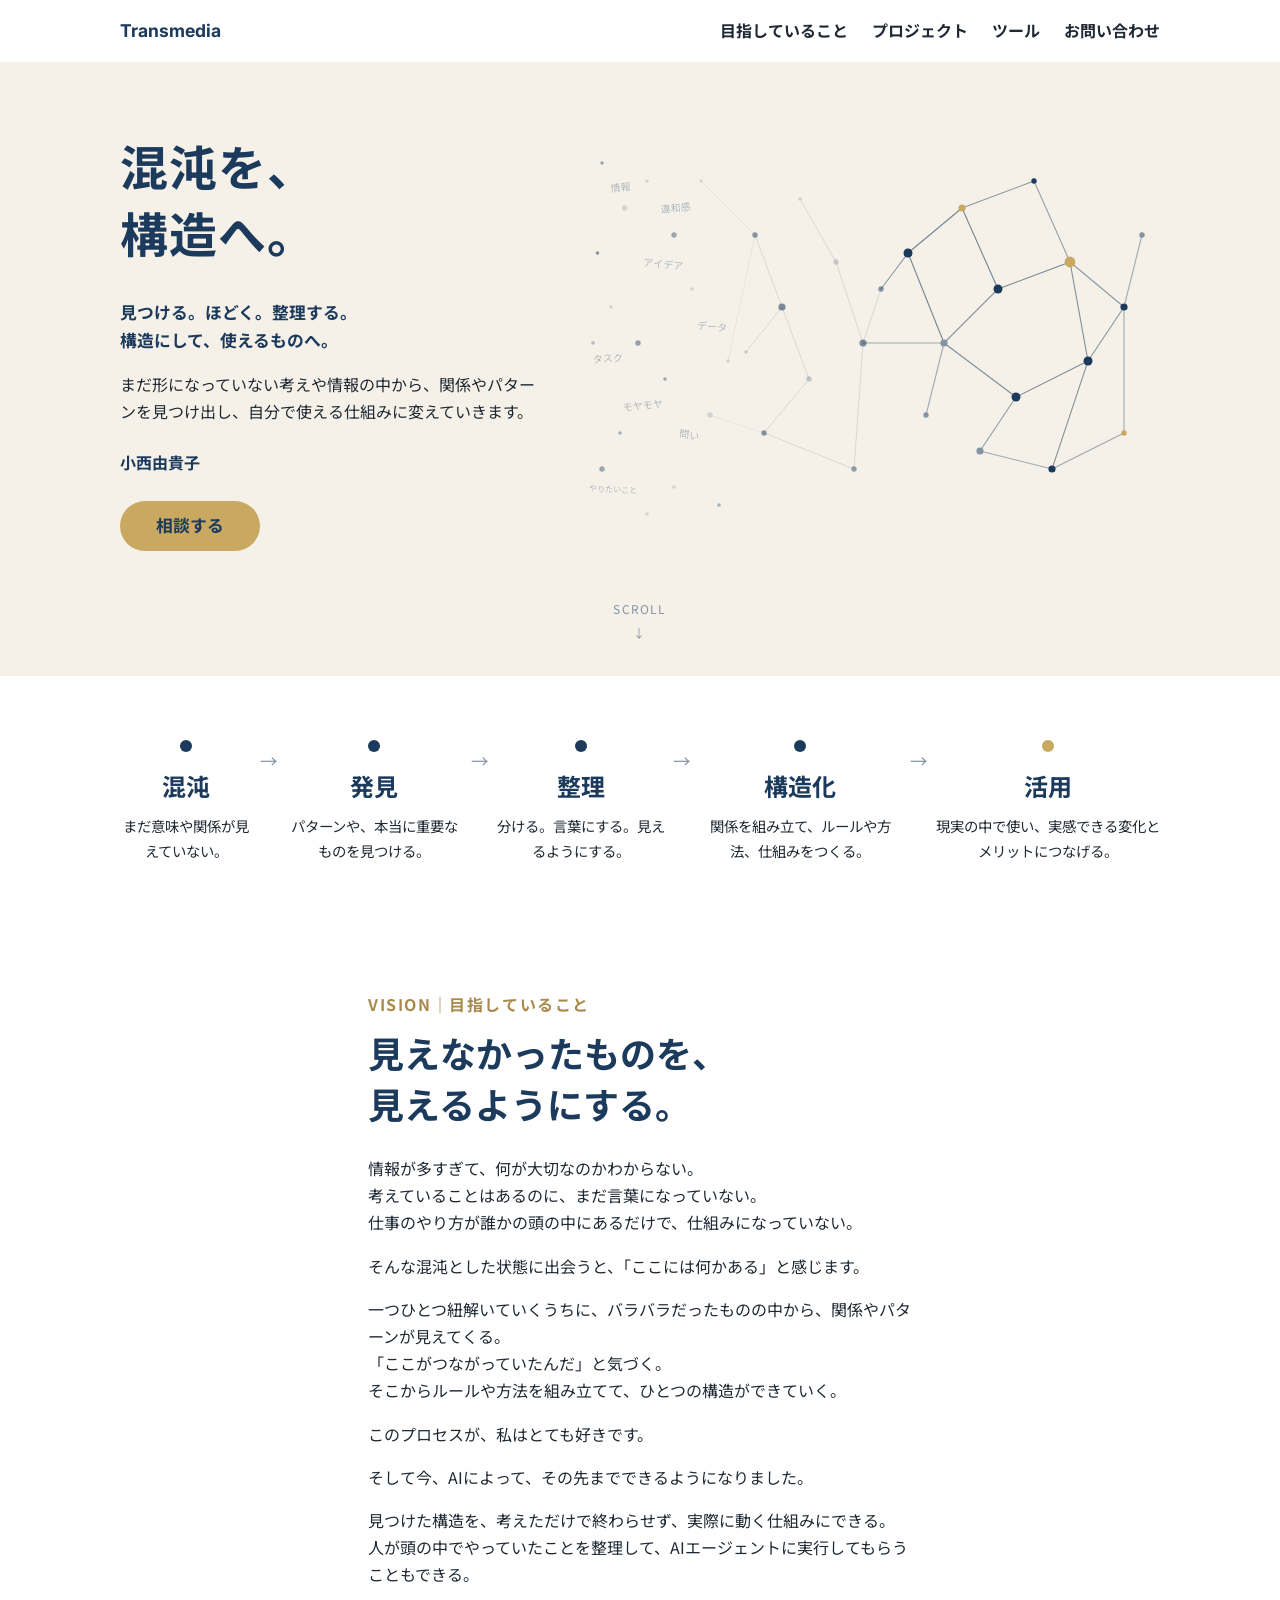
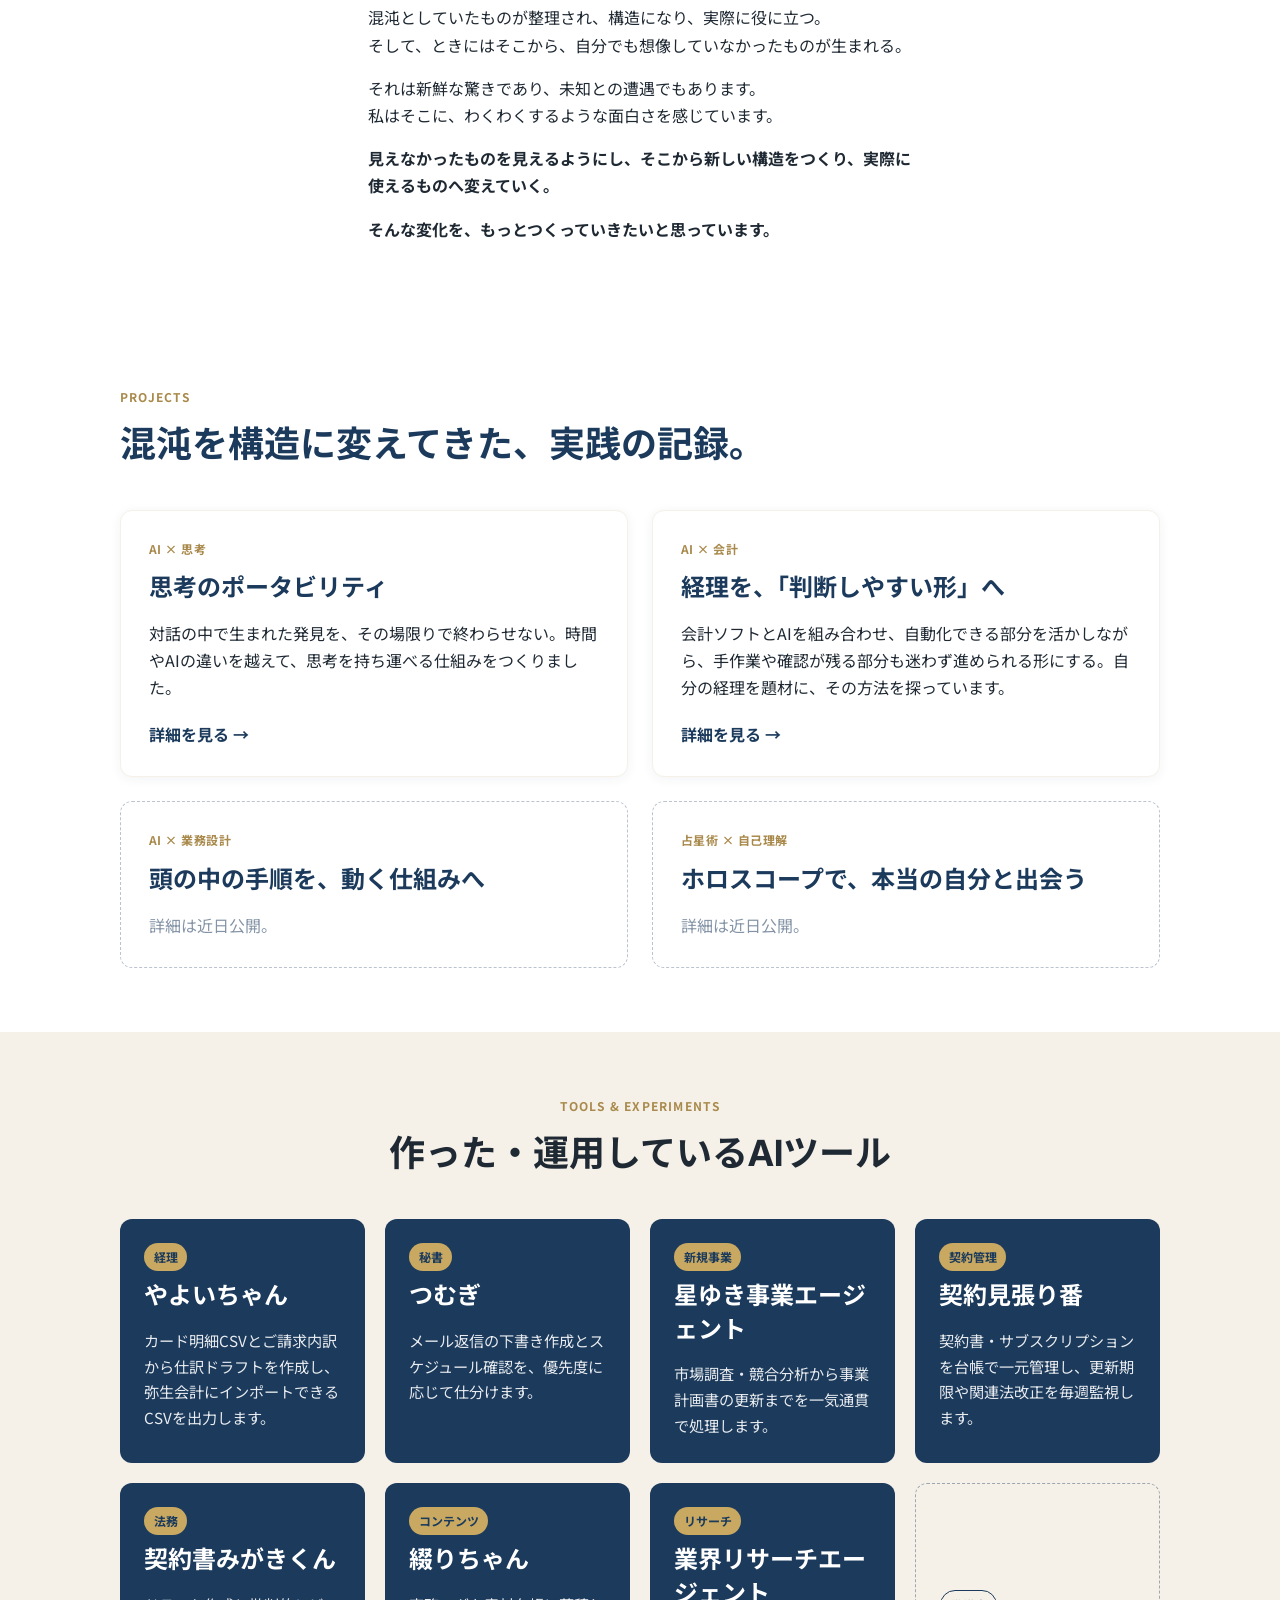
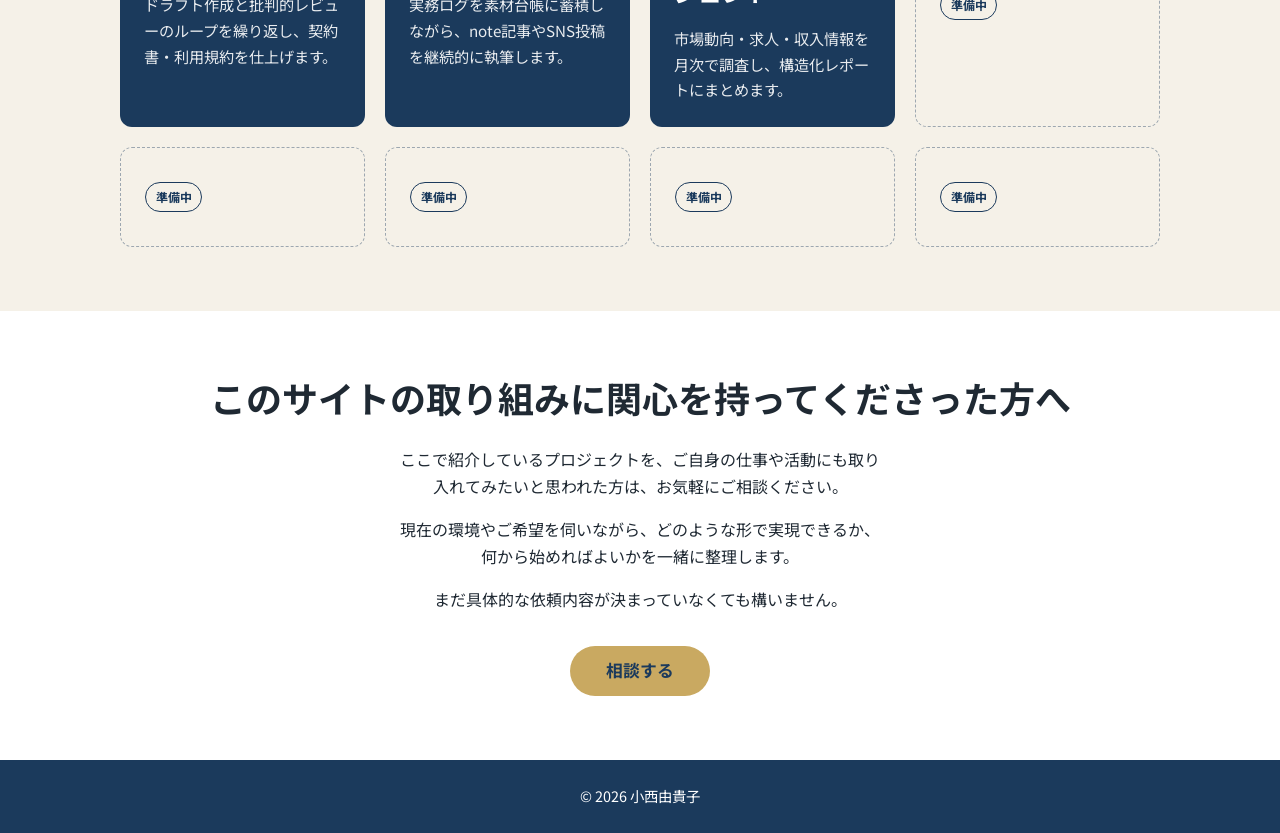
<file: index.html>
<!DOCTYPE html>
<html lang="ja">
<head>
  <meta charset="UTF-8" />
  <meta name="viewport" content="width=device-width, initial-scale=1.0" />
  <title>混沌を、構造へ。 | 小西由貴子</title>
  <meta name="description" content="まだ形になっていない考えや情報の中から、関係やパターンを見つけ出し、自分で使える仕組みに変えていきます。AI・会計・占星術など、複数の領域でその実践をしています。" />

  <!-- OGP（本番URL確定後に差し替え） -->
  <meta property="og:title" content="混沌を、構造へ。" />
  <meta property="og:description" content="まだ形になっていない考えや情報の中から、関係やパターンを見つけ出し、自分で使える仕組みに変えていきます。" />
  <meta property="og:type" content="website" />
  <meta name="twitter:card" content="summary_large_image" />

  <link rel="preconnect" href="https://fonts.googleapis.com" />
  <link rel="preconnect" href="https://fonts.gstatic.com" crossorigin />
  <link href="https://fonts.googleapis.com/css2?family=Inter:wght@700&family=Noto+Sans+JP:wght@400;700&display=swap" rel="stylesheet" />

  <link rel="stylesheet" href="styles.css" />
</head>
<body>
  <header class="site-header">
    <div class="container">
      <a href="#" class="logo">Transmedia</a>
      <nav>
        <a href="#vision">目指していること</a>
        <a href="#projects">プロジェクト</a>
        <a href="#tools">ツール</a>
        <a href="#contact">お問い合わせ</a>
      </nav>
    </div>
  </header>

  <main>
    <!-- Hero（ヒーロー）-->
    <section class="hero" aria-labelledby="hero-title">
      <div class="container hero-inner">
        <div class="hero-text">
          <h1 id="hero-title">混沌を、<br />構造へ。</h1>
          <p class="hero-lead">見つける。ほどく。整理する。<br />構造にして、使えるものへ。</p>
          <p class="sub">まだ形になっていない考えや情報の中から、関係やパターンを見つけ出し、自分で使える仕組みに変えていきます。</p>
          <p class="hero-name">小西由貴子</p>
          <a href="#contact" class="btn-primary btn-lg">相談する</a>
        </div>
        <div class="hero-visual" aria-hidden="true">
          <svg viewBox="0 0 640 480" xmlns="http://www.w3.org/2000/svg">
            <g stroke="var(--color-slate)" stroke-width="1" fill="none">
              <line x1="160" y1="260" x2="190" y2="120" opacity="0.15" />
              <line x1="140" y1="320" x2="200" y2="340" opacity="0.15" />
              <line x1="130" y1="60" x2="190" y2="120" opacity="0.15" />
              <line x1="190" y1="120" x2="220" y2="200" opacity="0.3" />
              <line x1="220" y1="200" x2="180" y2="250" opacity="0.3" />
              <line x1="220" y1="200" x2="250" y2="280" opacity="0.3" />
              <line x1="250" y1="280" x2="200" y2="340" opacity="0.3" />
              <line x1="280" y1="150" x2="240" y2="80" opacity="0.3" />
              <line x1="280" y1="150" x2="310" y2="240" opacity="0.3" />
              <line x1="310" y1="240" x2="330" y2="180" opacity="0.3" />
              <line x1="310" y1="240" x2="300" y2="380" opacity="0.3" />
              <line x1="200" y1="340" x2="300" y2="380" opacity="0.3" />
            </g>
            <g stroke="var(--color-navy)" stroke-width="1.2" fill="none">
              <line x1="330" y1="180" x2="360" y2="140" opacity="0.5" />
              <line x1="310" y1="240" x2="400" y2="240" opacity="0.4" />
              <line x1="360" y1="140" x2="420" y2="90" opacity="0.6" />
              <line x1="360" y1="140" x2="400" y2="240" opacity="0.6" />
              <line x1="420" y1="90" x2="460" y2="180" opacity="0.6" />
              <line x1="420" y1="90" x2="500" y2="60" opacity="0.5" />
              <line x1="460" y1="180" x2="540" y2="150" opacity="0.6" />
              <line x1="460" y1="180" x2="400" y2="240" opacity="0.5" />
              <line x1="400" y1="240" x2="480" y2="300" opacity="0.55" />
              <line x1="400" y1="240" x2="380" y2="320" opacity="0.4" />
              <line x1="480" y1="300" x2="560" y2="260" opacity="0.55" />
              <line x1="480" y1="300" x2="440" y2="360" opacity="0.45" />
              <line x1="540" y1="150" x2="560" y2="260" opacity="0.55" />
              <line x1="540" y1="150" x2="500" y2="60" opacity="0.45" />
              <line x1="540" y1="150" x2="600" y2="200" opacity="0.5" />
              <line x1="560" y1="260" x2="600" y2="200" opacity="0.5" />
              <line x1="560" y1="260" x2="520" y2="380" opacity="0.5" />
              <line x1="600" y1="200" x2="620" y2="120" opacity="0.4" />
              <line x1="520" y1="380" x2="440" y2="360" opacity="0.4" />
              <line x1="520" y1="380" x2="600" y2="340" opacity="0.4" />
              <line x1="600" y1="340" x2="600" y2="200" opacity="0.4" />
            </g>
            <g fill="var(--color-navy)">
              <circle cx="20" cy="40" r="2" opacity="0.4" />
              <circle cx="15" cy="140" r="2" opacity="0.5" />
              <circle cx="100" cy="120" r="3" opacity="0.4" />
              <circle cx="60" cy="240" r="3" opacity="0.45" />
              <circle cx="90" cy="280" r="2" opacity="0.4" />
              <circle cx="40" cy="340" r="2" opacity="0.35" />
              <circle cx="20" cy="380" r="3" opacity="0.4" />
              <circle cx="150" cy="420" r="2" opacity="0.35" />
              <circle cx="10" cy="240" r="2" opacity="0.3" />
            </g>
            <g fill="var(--color-slate)">
              <circle cx="45" cy="90" r="3" opacity="0.3" />
              <circle cx="70" cy="60" r="2" opacity="0.3" />
              <circle cx="30" cy="200" r="2" opacity="0.3" />
              <circle cx="120" cy="180" r="2" opacity="0.3" />
              <circle cx="140" cy="320" r="3" opacity="0.3" />
              <circle cx="160" cy="260" r="2" opacity="0.3" />
              <circle cx="100" cy="400" r="2" opacity="0.3" />
              <circle cx="70" cy="430" r="2" opacity="0.3" />
              <circle cx="130" cy="60" r="2" opacity="0.25" />
            </g>
            <g font-family="var(--font-body)" fill="var(--color-slate)" opacity="0.6">
              <text x="30" y="72" font-size="11" transform="rotate(-6 30 72)">情報</text>
              <text x="66" y="155" font-size="11" transform="rotate(4 66 155)">アイデア</text>
              <text x="10" y="262" font-size="11" transform="rotate(-3 10 262)">タスク</text>
              <text x="106" y="345" font-size="11" transform="rotate(6 106 345)">問い</text>
              <text x="43" y="315" font-size="11" transform="rotate(-4 43 315)">モヤモヤ</text>
              <text x="126" y="225" font-size="11" transform="rotate(3 126 225)">データ</text>
              <text x="86" y="95" font-size="11" transform="rotate(-5 86 95)">違和感</text>
              <text x="6" y="405" font-size="9" transform="rotate(2 6 405)">やりたいこと</text>
            </g>
            <g fill="var(--color-navy)">
              <circle cx="190" cy="120" r="3" opacity="0.5" />
              <circle cx="220" cy="200" r="4" opacity="0.55" />
              <circle cx="200" cy="340" r="3" opacity="0.5" />
              <circle cx="310" cy="240" r="4" opacity="0.55" />
              <circle cx="300" cy="380" r="3" opacity="0.45" />
              <circle cx="330" cy="180" r="3" opacity="0.5" />
            </g>
            <g fill="var(--color-slate)">
              <circle cx="250" cy="280" r="3" opacity="0.45" />
              <circle cx="280" cy="150" r="3" opacity="0.4" />
              <circle cx="240" cy="80" r="2" opacity="0.35" />
              <circle cx="180" cy="250" r="2" opacity="0.4" />
            </g>
            <g fill="var(--color-navy)">
              <circle cx="360" cy="140" r="5" />
              <circle cx="460" cy="180" r="5" />
              <circle cx="480" cy="300" r="5" />
              <circle cx="560" cy="260" r="5" />
              <circle cx="520" cy="380" r="4" />
              <circle cx="600" cy="200" r="4" />
              <circle cx="500" cy="60" r="3" />
            </g>
            <g fill="var(--color-slate)">
              <circle cx="400" cy="240" r="4" />
              <circle cx="440" cy="360" r="4" />
              <circle cx="380" cy="320" r="3" />
              <circle cx="620" cy="120" r="3" />
            </g>
            <g fill="var(--color-gold)">
              <circle cx="420" cy="90" r="4" />
              <circle cx="540" cy="150" r="6" />
              <circle cx="600" cy="340" r="3" />
            </g>
          </svg>
        </div>
      </div>
      <a href="#concept" class="hero-scroll">
        <span>Scroll</span>
        <span aria-hidden="true">↓</span>
      </a>
    </section>

    <!-- コンセプト -->
    <section id="concept" class="concept">
      <div class="container">
        <div class="concept-flow">
          <div class="concept-step">
            <span class="concept-dot" aria-hidden="true"></span>
            <h3>混沌</h3>
            <p>まだ意味や関係が見えていない。</p>
          </div>
          <span class="concept-arrow" aria-hidden="true">→</span>
          <div class="concept-step">
            <span class="concept-dot" aria-hidden="true"></span>
            <h3>発見</h3>
            <p>パターンや、本当に重要なものを見つける。</p>
          </div>
          <span class="concept-arrow" aria-hidden="true">→</span>
          <div class="concept-step">
            <span class="concept-dot" aria-hidden="true"></span>
            <h3>整理</h3>
            <p>分ける。言葉にする。見えるようにする。</p>
          </div>
          <span class="concept-arrow" aria-hidden="true">→</span>
          <div class="concept-step">
            <span class="concept-dot" aria-hidden="true"></span>
            <h3>構造化</h3>
            <p>関係を組み立て、ルールや方法、仕組みをつくる。</p>
          </div>
          <span class="concept-arrow" aria-hidden="true">→</span>
          <div class="concept-step">
            <span class="concept-dot" aria-hidden="true"></span>
            <h3>活用</h3>
            <p>現実の中で使い、実感できる変化とメリットにつなげる。</p>
          </div>
        </div>
      </div>
    </section>

    <!-- 目指していること -->
    <section id="vision" class="vision">
      <div class="container">
        <div class="vision-inner">
          <p class="section-eyebrow">VISION｜目指していること</p>
          <h2>見えなかったものを、<br />見えるようにする。</h2>
          <p>情報が多すぎて、何が大切なのかわからない。<br />考えていることはあるのに、まだ言葉になっていない。<br />仕事のやり方が誰かの頭の中にあるだけで、仕組みになっていない。</p>
          <p>そんな混沌とした状態に出会うと、「ここには何かある」と感じます。</p>
          <p>一つひとつ紐解いていくうちに、バラバラだったものの中から、関係やパターンが見えてくる。<br />「ここがつながっていたんだ」と気づく。<br />そこからルールや方法を組み立てて、ひとつの構造ができていく。</p>
          <p>このプロセスが、私はとても好きです。</p>
          <p>そして今、AIによって、その先までできるようになりました。</p>
          <p>見つけた構造を、考えただけで終わらせず、実際に動く仕組みにできる。<br />人が頭の中でやっていたことを整理して、AIエージェントに実行してもらうこともできる。</p>
          <p>混沌としていたものが整理され、構造になり、実際に役に立つ。<br />そして、ときにはそこから、自分でも想像していなかったものが生まれる。</p>
          <p>それは新鮮な驚きであり、未知との遭遇でもあります。<br />私はそこに、わくわくするような面白さを感じています。</p>
          <p><strong>見えなかったものを見えるようにし、そこから新しい構造をつくり、実際に使えるものへ変えていく。</strong></p>
          <p><strong>そんな変化を、もっとつくっていきたいと思っています。</strong></p>
        </div>
      </div>
    </section>

    <!-- プロジェクト -->
    <section id="projects" class="projects">
      <div class="container">
        <p class="section-eyebrow">PROJECTS</p>
        <h2>混沌を構造に変えてきた、実践の記録。</h2>
        <div class="project-grid">
          <article class="project-card">
            <span class="project-tag">AI × 思考</span>
            <h3>思考のポータビリティ</h3>
            <p>対話の中で生まれた発見を、その場限りで終わらせない。時間やAIの違いを越えて、思考を持ち運べる仕組みをつくりました。</p>
            <a href="project-01.html" class="project-link">詳細を見る <span aria-hidden="true">→</span></a>
          </article>
          <article class="project-card">
            <span class="project-tag">AI × 会計</span>
            <h3>経理を、「判断しやすい形」へ</h3>
            <p>会計ソフトとAIを組み合わせ、自動化できる部分を活かしながら、手作業や確認が残る部分も迷わず進められる形にする。自分の経理を題材に、その方法を探っています。</p>
            <a href="project-02.html" class="project-link">詳細を見る <span aria-hidden="true">→</span></a>
          </article>
          <article class="project-card project-card--pending">
            <span class="project-tag">AI × 業務設計</span>
            <h3>頭の中の手順を、動く仕組みへ</h3>
            <p>詳細は近日公開。</p>
          </article>
          <article class="project-card project-card--pending">
            <span class="project-tag">占星術 × 自己理解</span>
            <h3>ホロスコープで、本当の自分と出会う</h3>
            <p>詳細は近日公開。</p>
          </article>
        </div>
      </div>
    </section>

    <!-- ツール -->
    <section id="tools" class="works">
      <div class="container">
        <p class="section-eyebrow">TOOLS &amp; EXPERIMENTS</p>
        <h2>作った・運用しているAIツール</h2>
        <div class="works-grid">
          <article class="work-card">
            <span class="work-tag">経理</span>
            <h3>やよいちゃん</h3>
            <p>カード明細CSVとご請求内訳から仕訳ドラフトを作成し、弥生会計にインポートできるCSVを出力します。</p>
          </article>
          <article class="work-card">
            <span class="work-tag">秘書</span>
            <h3>つむぎ</h3>
            <p>メール返信の下書き作成とスケジュール確認を、優先度に応じて仕分けます。</p>
          </article>
          <article class="work-card">
            <span class="work-tag">新規事業</span>
            <h3>星ゆき事業エージェント</h3>
            <p>市場調査・競合分析から事業計画書の更新までを一気通貫で処理します。</p>
          </article>
          <article class="work-card">
            <span class="work-tag">契約管理</span>
            <h3>契約見張り番</h3>
            <p>契約書・サブスクリプションを台帳で一元管理し、更新期限や関連法改正を毎週監視します。</p>
          </article>
          <article class="work-card">
            <span class="work-tag">法務</span>
            <h3>契約書みがきくん</h3>
            <p>ドラフト作成と批判的レビューのループを繰り返し、契約書・利用規約を仕上げます。</p>
          </article>
          <article class="work-card">
            <span class="work-tag">コンテンツ</span>
            <h3>綴りちゃん</h3>
            <p>実務ログを素材台帳に蓄積しながら、note記事やSNS投稿を継続的に執筆します。</p>
          </article>
          <article class="work-card">
            <span class="work-tag">リサーチ</span>
            <h3>業界リサーチエージェント</h3>
            <p>市場動向・求人・収入情報を月次で調査し、構造化レポートにまとめます。</p>
          </article>
          <article class="work-card work-card--pending">
            <span class="work-tag">準備中</span>
          </article>
          <article class="work-card work-card--pending">
            <span class="work-tag">準備中</span>
          </article>
          <article class="work-card work-card--pending">
            <span class="work-tag">準備中</span>
          </article>
          <article class="work-card work-card--pending">
            <span class="work-tag">準備中</span>
          </article>
          <article class="work-card work-card--pending">
            <span class="work-tag">準備中</span>
          </article>
        </div>
      </div>
    </section>

    <!-- 連絡先 -->
    <section id="contact" class="contact">
      <div class="container">
        <h2>このサイトの取り組みに関心を持ってくださった方へ</h2>
        <p>ここで紹介しているプロジェクトを、ご自身の仕事や活動にも取り入れてみたいと思われた方は、お気軽にご相談ください。</p>
        <p>現在の環境やご希望を伺いながら、どのような形で実現できるか、何から始めればよいかを一緒に整理します。</p>
        <p>まだ具体的な依頼内容が決まっていなくても構いません。</p>
        <a href="#" class="btn-primary btn-lg">相談する</a>
      </div>
    </section>
  </main>

  <footer class="site-footer">
    <div class="container">
      <p>© 2026 小西由貴子</p>
    </div>
  </footer>
</body>
</html>
</file>
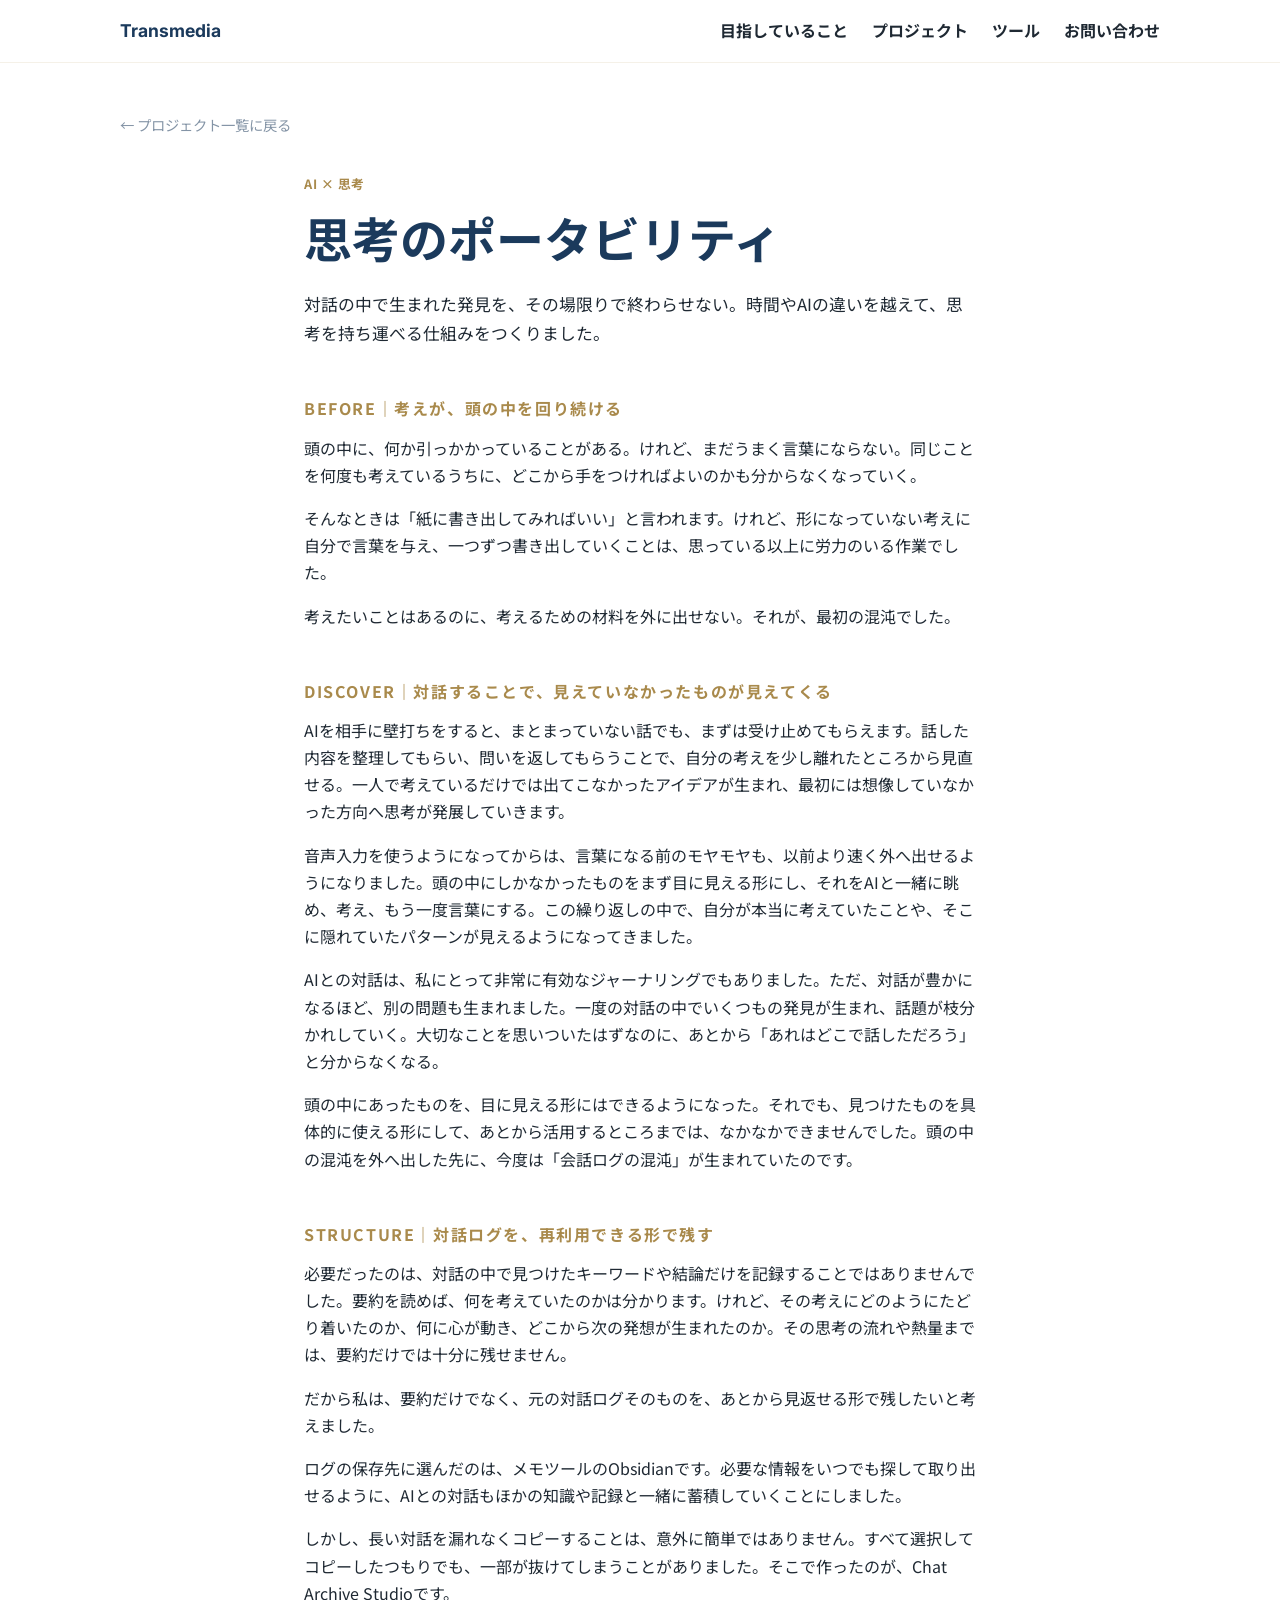
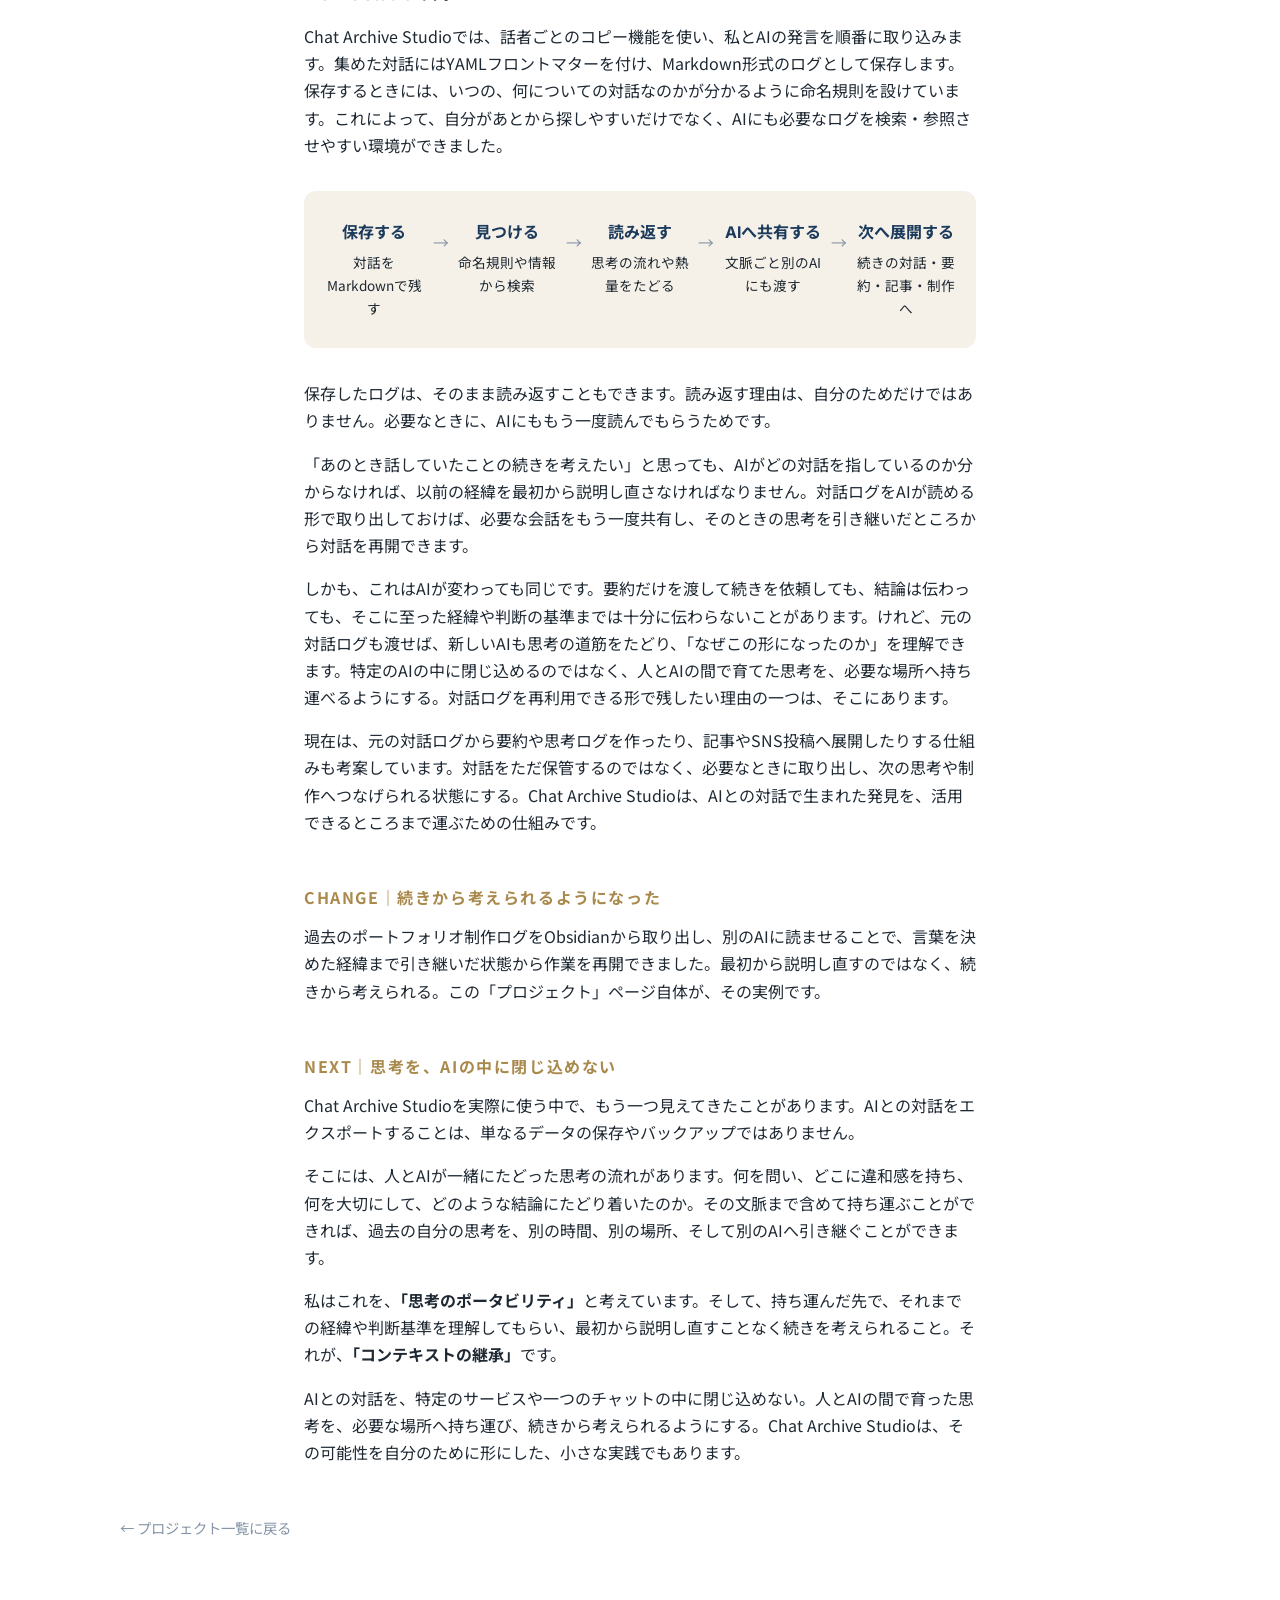
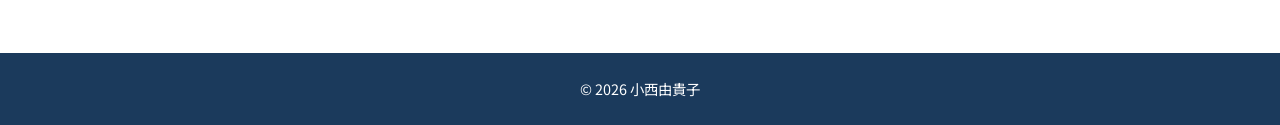
<file: project-01.html>
<!DOCTYPE html>
<html lang="ja">
<head>
  <meta charset="UTF-8" />
  <meta name="viewport" content="width=device-width, initial-scale=1.0" />
  <title>思考のポータビリティ | 小西由貴子</title>
  <meta name="description" content="AIとの対話で生まれた発見を、その場限りで終わらせない。Chat Archive Studioで対話ログを再利用できる形に変え、思考を時間やAIの違いを越えて持ち運べるようにした実践の記録。" />

  <meta property="og:title" content="思考のポータビリティ | 小西由貴子" />
  <meta property="og:description" content="AIとの対話で生まれた発見を、その場限りで終わらせない。思考を時間やAIの違いを越えて持ち運べるようにした実践の記録。" />
  <meta property="og:type" content="article" />
  <meta name="twitter:card" content="summary_large_image" />

  <link rel="preconnect" href="https://fonts.googleapis.com" />
  <link rel="preconnect" href="https://fonts.gstatic.com" crossorigin />
  <link href="https://fonts.googleapis.com/css2?family=Inter:wght@700&family=Noto+Sans+JP:wght@400;700&display=swap" rel="stylesheet" />

  <link rel="stylesheet" href="styles.css" />
</head>
<body>
  <header class="site-header">
    <div class="container">
      <a href="index.html" class="logo">Transmedia</a>
      <nav>
        <a href="index.html#vision">目指していること</a>
        <a href="index.html#projects">プロジェクト</a>
        <a href="index.html#tools">ツール</a>
        <a href="index.html#contact">お問い合わせ</a>
      </nav>
    </div>
  </header>

  <main>
    <section class="project-detail">
      <div class="container">
        <a href="index.html#projects" class="back-link">← プロジェクト一覧に戻る</a>

        <div class="project-detail-header">
          <span class="project-tag">AI × 思考</span>
          <h1>思考のポータビリティ</h1>
          <p class="lead">対話の中で生まれた発見を、その場限りで終わらせない。時間やAIの違いを越えて、思考を持ち運べる仕組みをつくりました。</p>
        </div>

        <div class="project-detail-body">

          <section>
            <p class="section-eyebrow">BEFORE｜考えが、頭の中を回り続ける</p>
            <p>頭の中に、何か引っかかっていることがある。けれど、まだうまく言葉にならない。同じことを何度も考えているうちに、どこから手をつければよいのかも分からなくなっていく。</p>
            <p>そんなときは「紙に書き出してみればいい」と言われます。けれど、形になっていない考えに自分で言葉を与え、一つずつ書き出していくことは、思っている以上に労力のいる作業でした。</p>
            <p>考えたいことはあるのに、考えるための材料を外に出せない。それが、最初の混沌でした。</p>
          </section>

          <section>
            <p class="section-eyebrow">DISCOVER｜対話することで、見えていなかったものが見えてくる</p>
            <p>AIを相手に壁打ちをすると、まとまっていない話でも、まずは受け止めてもらえます。話した内容を整理してもらい、問いを返してもらうことで、自分の考えを少し離れたところから見直せる。一人で考えているだけでは出てこなかったアイデアが生まれ、最初には想像していなかった方向へ思考が発展していきます。</p>
            <p>音声入力を使うようになってからは、言葉になる前のモヤモヤも、以前より速く外へ出せるようになりました。頭の中にしかなかったものをまず目に見える形にし、それをAIと一緒に眺め、考え、もう一度言葉にする。この繰り返しの中で、自分が本当に考えていたことや、そこに隠れていたパターンが見えるようになってきました。</p>
            <p>AIとの対話は、私にとって非常に有効なジャーナリングでもありました。ただ、対話が豊かになるほど、別の問題も生まれました。一度の対話の中でいくつもの発見が生まれ、話題が枝分かれしていく。大切なことを思いついたはずなのに、あとから「あれはどこで話しただろう」と分からなくなる。</p>
            <p>頭の中にあったものを、目に見える形にはできるようになった。それでも、見つけたものを具体的に使える形にして、あとから活用するところまでは、なかなかできませんでした。頭の中の混沌を外へ出した先に、今度は「会話ログの混沌」が生まれていたのです。</p>
          </section>

          <section>
            <p class="section-eyebrow">STRUCTURE｜対話ログを、再利用できる形で残す</p>
            <p>必要だったのは、対話の中で見つけたキーワードや結論だけを記録することではありませんでした。要約を読めば、何を考えていたのかは分かります。けれど、その考えにどのようにたどり着いたのか、何に心が動き、どこから次の発想が生まれたのか。その思考の流れや熱量までは、要約だけでは十分に残せません。</p>
            <p>だから私は、要約だけでなく、元の対話ログそのものを、あとから見返せる形で残したいと考えました。</p>
            <p>ログの保存先に選んだのは、メモツールのObsidianです。必要な情報をいつでも探して取り出せるように、AIとの対話もほかの知識や記録と一緒に蓄積していくことにしました。</p>
            <p>しかし、長い対話を漏れなくコピーすることは、意外に簡単ではありません。すべて選択してコピーしたつもりでも、一部が抜けてしまうことがありました。そこで作ったのが、Chat Archive Studioです。</p>
            <p>Chat Archive Studioでは、話者ごとのコピー機能を使い、私とAIの発言を順番に取り込みます。集めた対話にはYAMLフロントマターを付け、Markdown形式のログとして保存します。保存するときには、いつの、何についての対話なのかが分かるように命名規則を設けています。これによって、自分があとから探しやすいだけでなく、AIにも必要なログを検索・参照させやすい環境ができました。</p>

            <div class="flow-grid" aria-label="対話ログの活用フロー">
              <div class="flow-step">
                <h4>保存する</h4>
                <p>対話をMarkdownで残す</p>
              </div>
              <span class="flow-arrow" aria-hidden="true">→</span>
              <div class="flow-step">
                <h4>見つける</h4>
                <p>命名規則や情報から検索</p>
              </div>
              <span class="flow-arrow" aria-hidden="true">→</span>
              <div class="flow-step">
                <h4>読み返す</h4>
                <p>思考の流れや熱量をたどる</p>
              </div>
              <span class="flow-arrow" aria-hidden="true">→</span>
              <div class="flow-step">
                <h4>AIへ共有する</h4>
                <p>文脈ごと別のAIにも渡す</p>
              </div>
              <span class="flow-arrow" aria-hidden="true">→</span>
              <div class="flow-step">
                <h4>次へ展開する</h4>
                <p>続きの対話・要約・記事・制作へ</p>
              </div>
            </div>

            <p>保存したログは、そのまま読み返すこともできます。読み返す理由は、自分のためだけではありません。必要なときに、AIにももう一度読んでもらうためです。</p>
            <p>「あのとき話していたことの続きを考えたい」と思っても、AIがどの対話を指しているのか分からなければ、以前の経緯を最初から説明し直さなければなりません。対話ログをAIが読める形で取り出しておけば、必要な会話をもう一度共有し、そのときの思考を引き継いだところから対話を再開できます。</p>
            <p>しかも、これはAIが変わっても同じです。要約だけを渡して続きを依頼しても、結論は伝わっても、そこに至った経緯や判断の基準までは十分に伝わらないことがあります。けれど、元の対話ログも渡せば、新しいAIも思考の道筋をたどり、「なぜこの形になったのか」を理解できます。特定のAIの中に閉じ込めるのではなく、人とAIの間で育てた思考を、必要な場所へ持ち運べるようにする。対話ログを再利用できる形で残したい理由の一つは、そこにあります。</p>
            <p>現在は、元の対話ログから要約や思考ログを作ったり、記事やSNS投稿へ展開したりする仕組みも考案しています。対話をただ保管するのではなく、必要なときに取り出し、次の思考や制作へつなげられる状態にする。Chat Archive Studioは、AIとの対話で生まれた発見を、活用できるところまで運ぶための仕組みです。</p>
          </section>

          <section>
            <p class="section-eyebrow">CHANGE｜続きから考えられるようになった</p>
            <p>過去のポートフォリオ制作ログをObsidianから取り出し、別のAIに読ませることで、言葉を決めた経緯まで引き継いだ状態から作業を再開できました。最初から説明し直すのではなく、続きから考えられる。この「プロジェクト」ページ自体が、その実例です。</p>
          </section>

          <section>
            <p class="section-eyebrow">NEXT｜思考を、AIの中に閉じ込めない</p>
            <p>Chat Archive Studioを実際に使う中で、もう一つ見えてきたことがあります。AIとの対話をエクスポートすることは、単なるデータの保存やバックアップではありません。</p>
            <p>そこには、人とAIが一緒にたどった思考の流れがあります。何を問い、どこに違和感を持ち、何を大切にして、どのような結論にたどり着いたのか。その文脈まで含めて持ち運ぶことができれば、過去の自分の思考を、別の時間、別の場所、そして別のAIへ引き継ぐことができます。</p>
            <p>私はこれを、<strong>「思考のポータビリティ」</strong>と考えています。そして、持ち運んだ先で、それまでの経緯や判断基準を理解してもらい、最初から説明し直すことなく続きを考えられること。それが、<strong>「コンテキストの継承」</strong>です。</p>
            <p>AIとの対話を、特定のサービスや一つのチャットの中に閉じ込めない。人とAIの間で育った思考を、必要な場所へ持ち運び、続きから考えられるようにする。Chat Archive Studioは、その可能性を自分のために形にした、小さな実践でもあります。</p>
          </section>

        </div>

        <a href="index.html#projects" class="back-link">← プロジェクト一覧に戻る</a>
      </div>
    </section>
  </main>

  <footer class="site-footer">
    <div class="container">
      <p>© 2026 小西由貴子</p>
    </div>
  </footer>
</body>
</html>
</file>
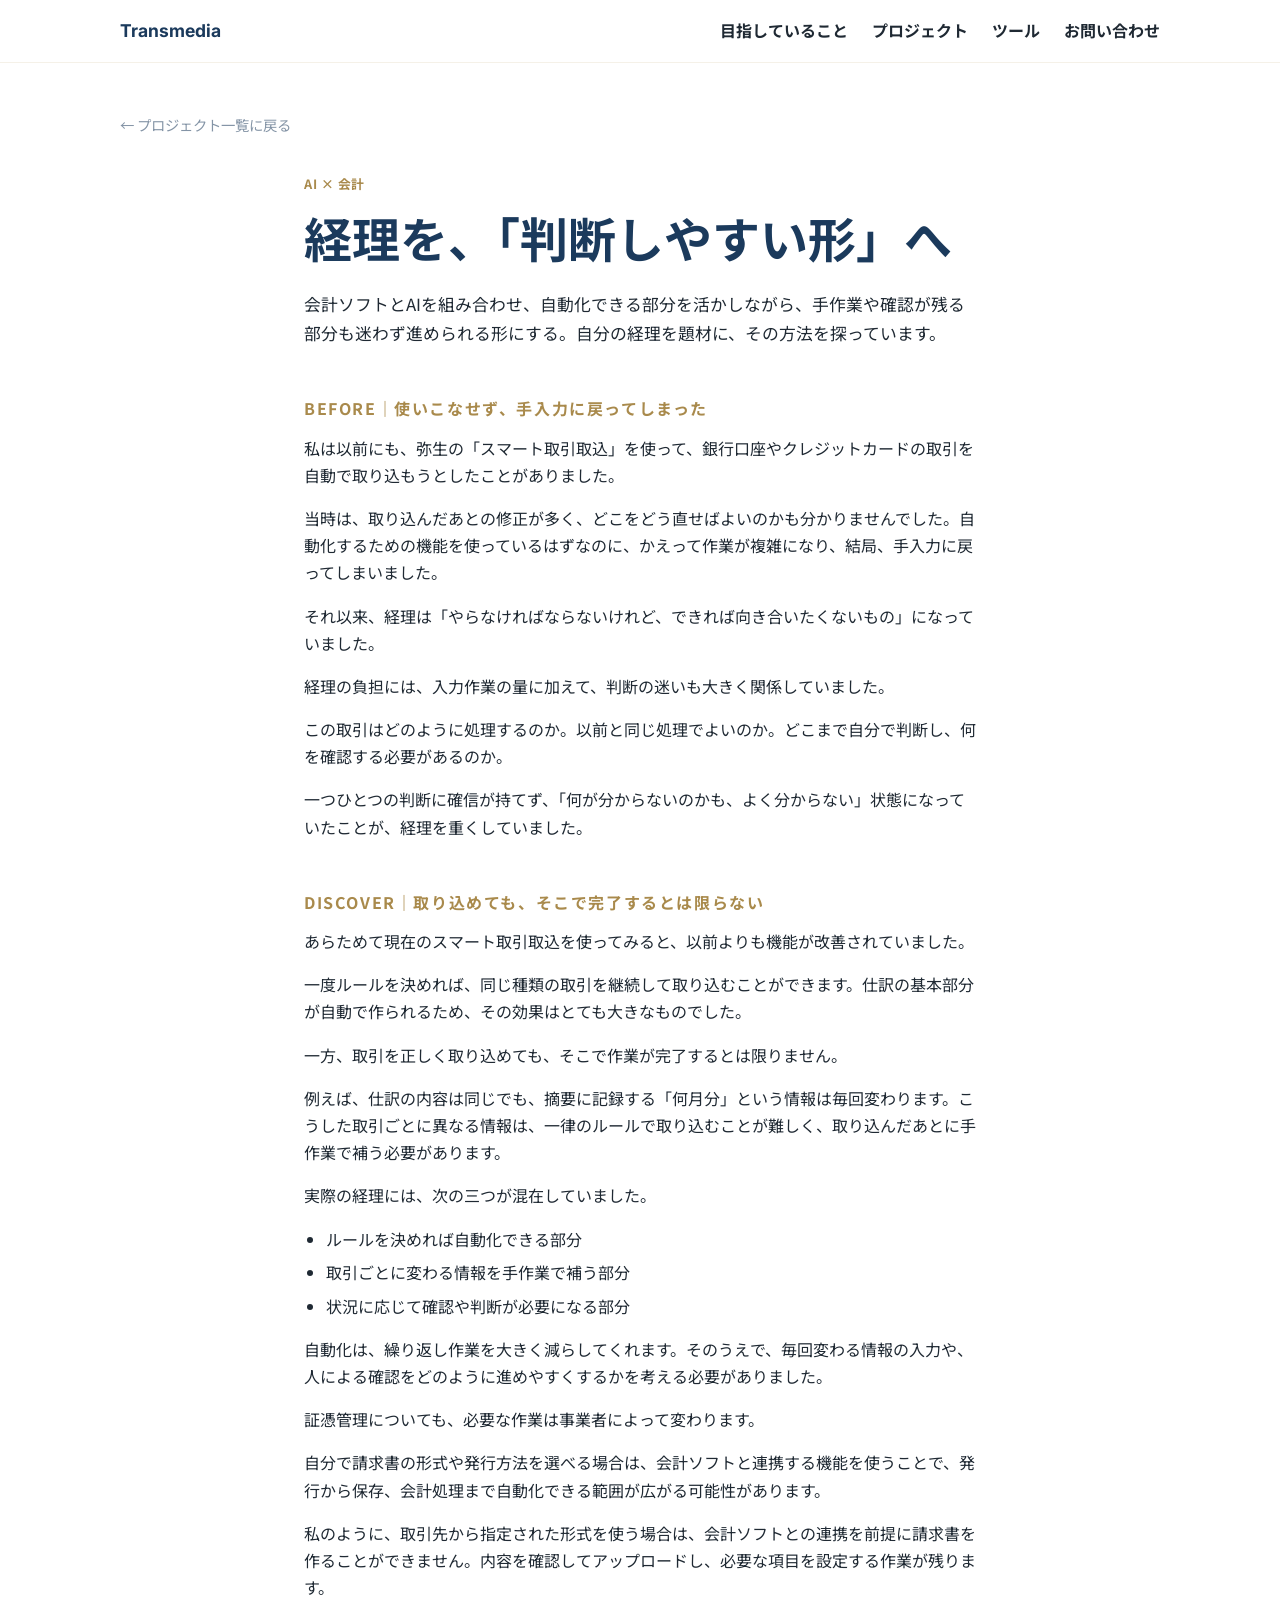
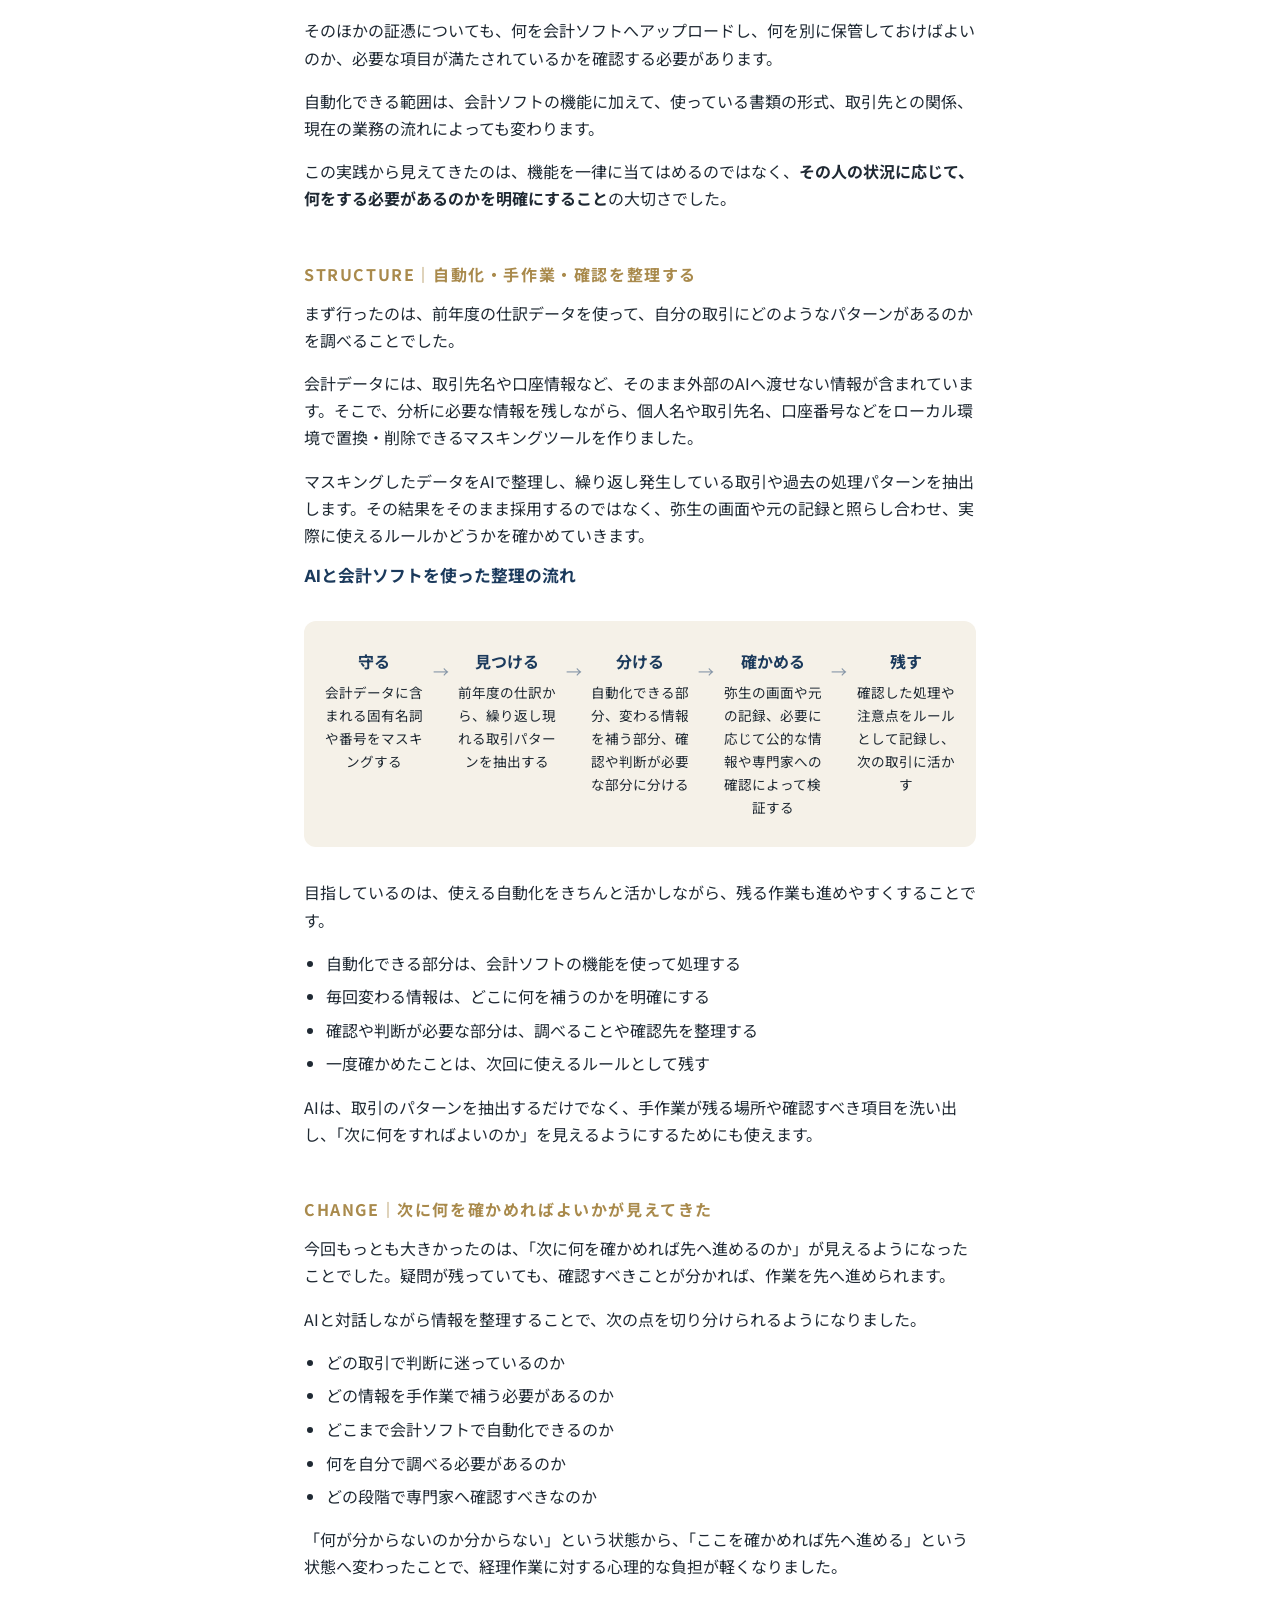
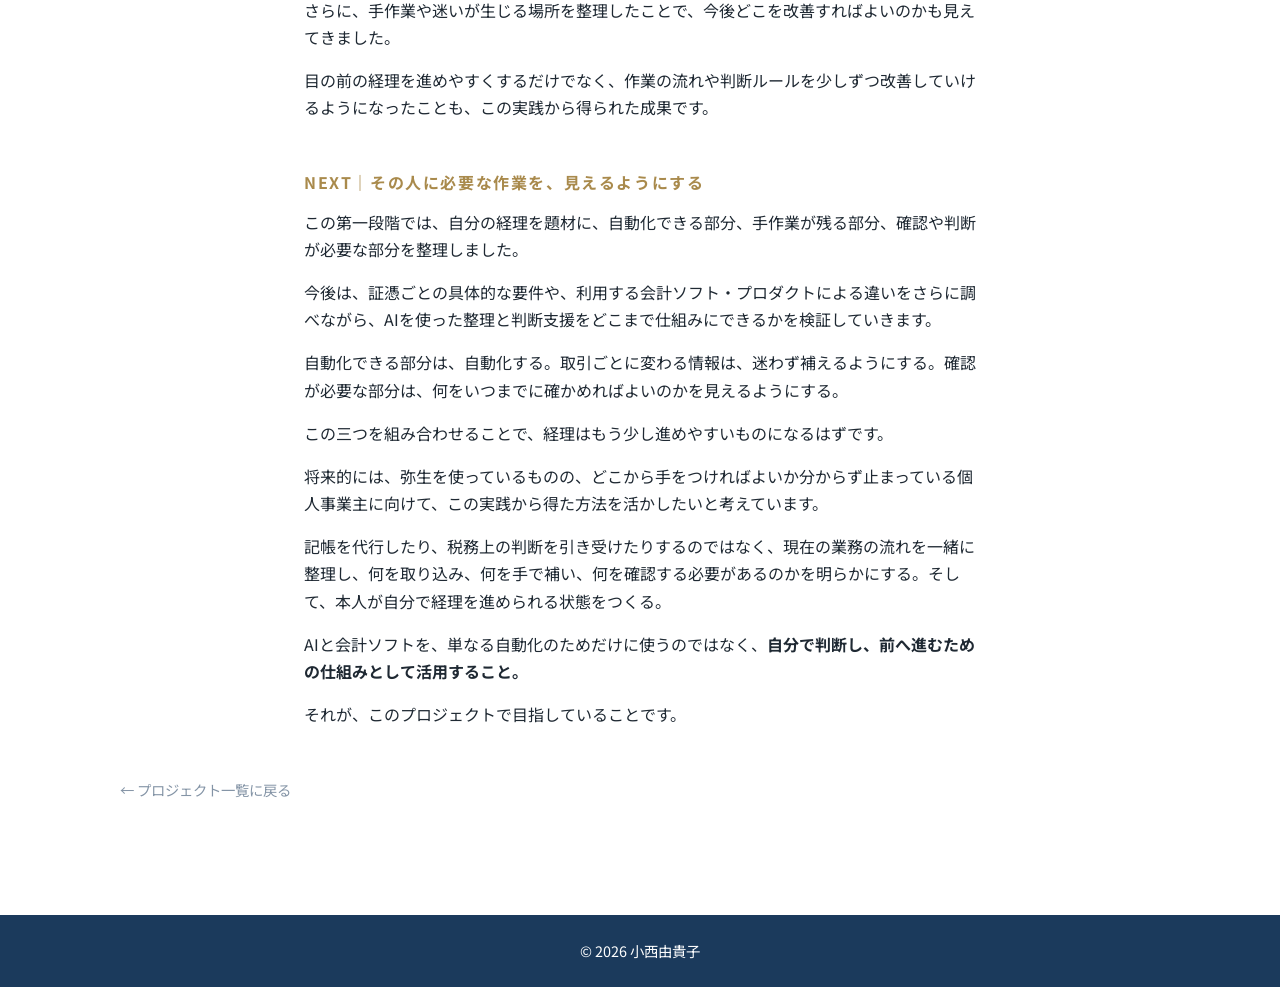
<file: project-02.html>
<!DOCTYPE html>
<html lang="ja">
<head>
  <meta charset="UTF-8" />
  <meta name="viewport" content="width=device-width, initial-scale=1.0" />
  <title>経理を、「判断しやすい形」へ | 小西由貴子</title>
  <meta name="description" content="会計ソフトとAIを組み合わせ、自動化できる部分を活かしながら、手作業や確認が残る部分も迷わず進められる形にする。自分の経理を題材にした実践の記録。" />

  <meta property="og:title" content="経理を、「判断しやすい形」へ | 小西由貴子" />
  <meta property="og:description" content="会計ソフトとAIを組み合わせ、自動化できる部分を活かしながら、手作業や確認が残る部分も迷わず進められる形にする実践の記録。" />
  <meta property="og:type" content="article" />
  <meta name="twitter:card" content="summary_large_image" />

  <link rel="preconnect" href="https://fonts.googleapis.com" />
  <link rel="preconnect" href="https://fonts.gstatic.com" crossorigin />
  <link href="https://fonts.googleapis.com/css2?family=Inter:wght@700&family=Noto+Sans+JP:wght@400;700&display=swap" rel="stylesheet" />

  <link rel="stylesheet" href="styles.css" />
</head>
<body>
  <header class="site-header">
    <div class="container">
      <a href="index.html" class="logo">Transmedia</a>
      <nav>
        <a href="index.html#vision">目指していること</a>
        <a href="index.html#projects">プロジェクト</a>
        <a href="index.html#tools">ツール</a>
        <a href="index.html#contact">お問い合わせ</a>
      </nav>
    </div>
  </header>

  <main>
    <section class="project-detail">
      <div class="container">
        <a href="index.html#projects" class="back-link">← プロジェクト一覧に戻る</a>

        <div class="project-detail-header">
          <span class="project-tag">AI × 会計</span>
          <h1>経理を、「判断しやすい形」へ</h1>
          <p class="lead">会計ソフトとAIを組み合わせ、自動化できる部分を活かしながら、手作業や確認が残る部分も迷わず進められる形にする。自分の経理を題材に、その方法を探っています。</p>
        </div>

        <div class="project-detail-body">

          <section>
            <p class="section-eyebrow">BEFORE｜使いこなせず、手入力に戻ってしまった</p>
            <p>私は以前にも、弥生の「スマート取引取込」を使って、銀行口座やクレジットカードの取引を自動で取り込もうとしたことがありました。</p>
            <p>当時は、取り込んだあとの修正が多く、どこをどう直せばよいのかも分かりませんでした。自動化するための機能を使っているはずなのに、かえって作業が複雑になり、結局、手入力に戻ってしまいました。</p>
            <p>それ以来、経理は「やらなければならないけれど、できれば向き合いたくないもの」になっていました。</p>
            <p>経理の負担には、入力作業の量に加えて、判断の迷いも大きく関係していました。</p>
            <p>この取引はどのように処理するのか。以前と同じ処理でよいのか。どこまで自分で判断し、何を確認する必要があるのか。</p>
            <p>一つひとつの判断に確信が持てず、「何が分からないのかも、よく分からない」状態になっていたことが、経理を重くしていました。</p>
          </section>

          <section>
            <p class="section-eyebrow">DISCOVER｜取り込めても、そこで完了するとは限らない</p>
            <p>あらためて現在のスマート取引取込を使ってみると、以前よりも機能が改善されていました。</p>
            <p>一度ルールを決めれば、同じ種類の取引を継続して取り込むことができます。仕訳の基本部分が自動で作られるため、その効果はとても大きなものでした。</p>
            <p>一方、取引を正しく取り込めても、そこで作業が完了するとは限りません。</p>
            <p>例えば、仕訳の内容は同じでも、摘要に記録する「何月分」という情報は毎回変わります。こうした取引ごとに異なる情報は、一律のルールで取り込むことが難しく、取り込んだあとに手作業で補う必要があります。</p>
            <p>実際の経理には、次の三つが混在していました。</p>
            <ul>
              <li>ルールを決めれば自動化できる部分</li>
              <li>取引ごとに変わる情報を手作業で補う部分</li>
              <li>状況に応じて確認や判断が必要になる部分</li>
            </ul>
            <p>自動化は、繰り返し作業を大きく減らしてくれます。そのうえで、毎回変わる情報の入力や、人による確認をどのように進めやすくするかを考える必要がありました。</p>
            <p>証憑管理についても、必要な作業は事業者によって変わります。</p>
            <p>自分で請求書の形式や発行方法を選べる場合は、会計ソフトと連携する機能を使うことで、発行から保存、会計処理まで自動化できる範囲が広がる可能性があります。</p>
            <p>私のように、取引先から指定された形式を使う場合は、会計ソフトとの連携を前提に請求書を作ることができません。内容を確認してアップロードし、必要な項目を設定する作業が残ります。</p>
            <p>そのほかの証憑についても、何を会計ソフトへアップロードし、何を別に保管しておけばよいのか、必要な項目が満たされているかを確認する必要があります。</p>
            <p>自動化できる範囲は、会計ソフトの機能に加えて、使っている書類の形式、取引先との関係、現在の業務の流れによっても変わります。</p>
            <p>この実践から見えてきたのは、機能を一律に当てはめるのではなく、<strong>その人の状況に応じて、何をする必要があるのかを明確にすること</strong>の大切さでした。</p>
          </section>

          <section>
            <p class="section-eyebrow">STRUCTURE｜自動化・手作業・確認を整理する</p>
            <p>まず行ったのは、前年度の仕訳データを使って、自分の取引にどのようなパターンがあるのかを調べることでした。</p>
            <p>会計データには、取引先名や口座情報など、そのまま外部のAIへ渡せない情報が含まれています。そこで、分析に必要な情報を残しながら、個人名や取引先名、口座番号などをローカル環境で置換・削除できるマスキングツールを作りました。</p>
            <p>マスキングしたデータをAIで整理し、繰り返し発生している取引や過去の処理パターンを抽出します。その結果をそのまま採用するのではなく、弥生の画面や元の記録と照らし合わせ、実際に使えるルールかどうかを確かめていきます。</p>

            <h3>AIと会計ソフトを使った整理の流れ</h3>
            <div class="flow-grid" aria-label="自動化・手作業・確認を整理する流れ">
              <div class="flow-step">
                <h4>守る</h4>
                <p>会計データに含まれる固有名詞や番号をマスキングする</p>
              </div>
              <span class="flow-arrow" aria-hidden="true">→</span>
              <div class="flow-step">
                <h4>見つける</h4>
                <p>前年度の仕訳から、繰り返し現れる取引パターンを抽出する</p>
              </div>
              <span class="flow-arrow" aria-hidden="true">→</span>
              <div class="flow-step">
                <h4>分ける</h4>
                <p>自動化できる部分、変わる情報を補う部分、確認や判断が必要な部分に分ける</p>
              </div>
              <span class="flow-arrow" aria-hidden="true">→</span>
              <div class="flow-step">
                <h4>確かめる</h4>
                <p>弥生の画面や元の記録、必要に応じて公的な情報や専門家への確認によって検証する</p>
              </div>
              <span class="flow-arrow" aria-hidden="true">→</span>
              <div class="flow-step">
                <h4>残す</h4>
                <p>確認した処理や注意点をルールとして記録し、次の取引に活かす</p>
              </div>
            </div>

            <p>目指しているのは、使える自動化をきちんと活かしながら、残る作業も進めやすくすることです。</p>
            <ul>
              <li>自動化できる部分は、会計ソフトの機能を使って処理する</li>
              <li>毎回変わる情報は、どこに何を補うのかを明確にする</li>
              <li>確認や判断が必要な部分は、調べることや確認先を整理する</li>
              <li>一度確かめたことは、次回に使えるルールとして残す</li>
            </ul>
            <p>AIは、取引のパターンを抽出するだけでなく、手作業が残る場所や確認すべき項目を洗い出し、「次に何をすればよいのか」を見えるようにするためにも使えます。</p>
          </section>

          <section>
            <p class="section-eyebrow">CHANGE｜次に何を確かめればよいかが見えてきた</p>
            <p>今回もっとも大きかったのは、「次に何を確かめれば先へ進めるのか」が見えるようになったことでした。疑問が残っていても、確認すべきことが分かれば、作業を先へ進められます。</p>
            <p>AIと対話しながら情報を整理することで、次の点を切り分けられるようになりました。</p>
            <ul>
              <li>どの取引で判断に迷っているのか</li>
              <li>どの情報を手作業で補う必要があるのか</li>
              <li>どこまで会計ソフトで自動化できるのか</li>
              <li>何を自分で調べる必要があるのか</li>
              <li>どの段階で専門家へ確認すべきなのか</li>
            </ul>
            <p>「何が分からないのか分からない」という状態から、「ここを確かめれば先へ進める」という状態へ変わったことで、経理作業に対する心理的な負担が軽くなりました。</p>
            <p>さらに、手作業や迷いが生じる場所を整理したことで、今後どこを改善すればよいのかも見えてきました。</p>
            <p>目の前の経理を進めやすくするだけでなく、作業の流れや判断ルールを少しずつ改善していけるようになったことも、この実践から得られた成果です。</p>
          </section>

          <section>
            <p class="section-eyebrow">NEXT｜その人に必要な作業を、見えるようにする</p>
            <p>この第一段階では、自分の経理を題材に、自動化できる部分、手作業が残る部分、確認や判断が必要な部分を整理しました。</p>
            <p>今後は、証憑ごとの具体的な要件や、利用する会計ソフト・プロダクトによる違いをさらに調べながら、AIを使った整理と判断支援をどこまで仕組みにできるかを検証していきます。</p>
            <p>自動化できる部分は、自動化する。取引ごとに変わる情報は、迷わず補えるようにする。確認が必要な部分は、何をいつまでに確かめればよいのかを見えるようにする。</p>
            <p>この三つを組み合わせることで、経理はもう少し進めやすいものになるはずです。</p>
            <p>将来的には、弥生を使っているものの、どこから手をつければよいか分からず止まっている個人事業主に向けて、この実践から得た方法を活かしたいと考えています。</p>
            <p>記帳を代行したり、税務上の判断を引き受けたりするのではなく、現在の業務の流れを一緒に整理し、何を取り込み、何を手で補い、何を確認する必要があるのかを明らかにする。そして、本人が自分で経理を進められる状態をつくる。</p>
            <p>AIと会計ソフトを、単なる自動化のためだけに使うのではなく、<strong>自分で判断し、前へ進むための仕組みとして活用すること。</strong></p>
            <p>それが、このプロジェクトで目指していることです。</p>
          </section>

        </div>

        <a href="index.html#projects" class="back-link">← プロジェクト一覧に戻る</a>
      </div>
    </section>
  </main>

  <footer class="site-footer">
    <div class="container">
      <p>© 2026 小西由貴子</p>
    </div>
  </footer>
</body>
</html>
</file>
<file: styles.css>
/* ==========================================================
   AI導入支援ポートフォリオ v1
   ブランドガイド: ../brand-guidelines/ai導入支援ポートフォリオ-v1.md
   ========================================================== */

:root {
  --color-gold: #C9A961;
  --color-gold-dark: #A98A4C;
  --color-slate: #8494A6;
  --color-navy: #1B3A5C;
  --color-white: #FFFFFF;
  --color-bg-soft: #F5F1E8;
  --color-text: #1F2933;

  --font-heading: 'Inter', 'Noto Sans JP', sans-serif;
  --font-body: 'Noto Sans JP', sans-serif;

  --max-width: 1080px;
}

* {
  box-sizing: border-box;
}

html {
  scroll-behavior: smooth;
}

body {
  margin: 0;
  font-family: var(--font-body);
  font-size: 16px;
  line-height: 1.7;
  color: var(--color-text);
  background: var(--color-white);
}

h1, h2, h3 {
  font-family: var(--font-heading);
  font-weight: 700;
  line-height: 1.4;
  margin: 0 0 0.6em;
}

h1 { font-size: clamp(1.8rem, 4vw + 1rem, 3rem); }
h2 { font-size: clamp(1.5rem, 2.5vw + 1rem, 2.25rem); }
h3 { font-size: clamp(1.1rem, 1.5vw + 1rem, 1.5rem); }

p {
  margin: 0 0 1em;
}

.container {
  max-width: var(--max-width);
  margin: 0 auto;
  padding: 0 1.25rem;
}

.sp-only {
  display: inline;
}
@media (min-width: 768px) {
  .sp-only { display: none; }
}

/* ボタン */
.btn-primary {
  display: inline-block;
  background: var(--color-gold);
  color: var(--color-navy);
  text-decoration: none;
  font-weight: 700;
  padding: 0.75rem 1.75rem;
  border-radius: 999px;
  transition: box-shadow 0.2s ease;
  min-height: 44px;
  line-height: 1.3;
}
.btn-primary:hover,
.btn-primary:focus-visible {
  box-shadow: 0 4px 14px rgba(27, 58, 92, 0.3);
}
.btn-lg {
  font-size: 1.05rem;
  padding: 0.9rem 2.25rem;
}

/* ヘッダー */
.site-header {
  border-bottom: 1px solid var(--color-bg-soft);
  padding: 1rem 0;
}
.site-header .container {
  display: flex;
  align-items: center;
  justify-content: space-between;
  flex-wrap: wrap;
  gap: 0.75rem;
}
.logo {
  font-family: var(--font-heading);
  font-weight: 700;
  color: var(--color-navy);
  text-decoration: none;
  font-size: 1.1rem;
}
.site-header nav {
  display: flex;
  gap: 1.5rem;
}
.site-header nav a {
  color: var(--color-text);
  text-decoration: none;
  font-weight: 700;
}
.site-header nav a:hover {
  color: var(--color-navy);
  text-decoration: underline;
}

/* Hero */
.hero {
  background: var(--color-bg-soft);
  padding: 4rem 0 2rem;
  overflow: hidden;
}
.hero-inner {
  display: flex;
  flex-direction: column;
  align-items: center;
  gap: 2.5rem;
}
@media (min-width: 900px) {
  .hero-inner {
    flex-direction: row;
    gap: 3rem;
  }
  .hero-text {
    flex: 0 0 40%;
  }
  .hero-visual {
    flex: 1 1 60%;
  }
}
.hero-text {
  text-align: center;
}
@media (min-width: 900px) {
  .hero-text {
    text-align: left;
  }
}
.hero h1 {
  color: var(--color-navy);
  letter-spacing: 0.02em;
}
.hero-lead {
  font-size: 1.05rem;
  font-weight: 700;
  color: var(--color-navy);
  margin: 0 0 1rem;
}
.hero .sub {
  font-size: 1rem;
  max-width: 32em;
  margin: 0 auto 1.5rem;
}
@media (min-width: 900px) {
  .hero .sub {
    margin: 0 0 1.5rem;
  }
}
.hero-name {
  font-weight: 700;
  color: var(--color-navy);
  margin: 0 0 1.5rem;
}
.hero-visual {
  width: 100%;
  max-width: 640px;
}
.hero-visual svg {
  width: 100%;
  height: auto;
  display: block;
}
.hero-scroll {
  display: flex;
  flex-direction: column;
  align-items: center;
  gap: 0.25rem;
  width: fit-content;
  margin: 2.5rem auto 0;
  color: var(--color-slate);
  text-decoration: none;
  font-size: 0.75rem;
  letter-spacing: 0.1em;
  text-transform: uppercase;
}
.hero-scroll:hover {
  color: var(--color-navy);
}

/* コンセプト */
.concept {
  background: var(--color-white);
  padding: 4rem 0;
}
.concept-flow {
  display: flex;
  flex-direction: column;
  align-items: center;
  gap: 1.5rem;
}
@media (min-width: 900px) {
  .concept-flow {
    flex-direction: row;
    align-items: flex-start;
    justify-content: space-between;
    gap: 0.5rem;
  }
}
.concept-step {
  text-align: center;
  max-width: 14em;
}
.concept-dot {
  display: inline-block;
  width: 12px;
  height: 12px;
  border-radius: 50%;
  background: var(--color-navy);
  margin-bottom: 0.75rem;
}
.concept-step:last-child .concept-dot {
  background: var(--color-gold);
}
.concept-step h3 {
  color: var(--color-navy);
  margin-bottom: 0.4em;
}
.concept-step p {
  font-size: 0.9rem;
  color: var(--color-text);
  margin: 0;
}
.concept-arrow {
  color: var(--color-slate);
  font-size: 1.1rem;
  transform: rotate(90deg);
}
@media (min-width: 900px) {
  .concept-arrow {
    transform: none;
    margin-top: 0.4rem;
  }
}

/* 目指していること */
.vision {
  background: var(--color-white);
  padding: 4rem 0;
}
.vision-inner {
  max-width: 34em;
  margin: 0 auto;
}
.section-eyebrow {
  font-size: 0.75rem;
  font-weight: 700;
  letter-spacing: 0.1em;
  text-transform: uppercase;
  color: var(--color-gold-dark);
  margin: 0 0 0.75rem;
}
.vision-inner h2 {
  color: var(--color-navy);
  margin-bottom: 1.5rem;
}
.vision-inner p {
  font-size: 1rem;
}

/* 何者か */
.who {
  padding: 4rem 0;
}
.who h2 {
  text-align: center;
  margin-bottom: 2.5rem;
}
.who-grid {
  display: grid;
  grid-template-columns: 1fr;
  gap: 1.5rem;
}
@media (min-width: 768px) {
  .who-grid {
    grid-template-columns: repeat(3, 1fr);
  }
}
.who-card {
  background: var(--color-white);
  border: 1px solid var(--color-bg-soft);
  border-radius: 12px;
  padding: 1.75rem;
}
.who-card h3 {
  color: var(--color-gold-dark);
}
.who-card p {
  margin: 0;
}

/* プロジェクト */
.projects {
  background: var(--color-white);
  padding: 4rem 0;
}
.projects h2 {
  color: var(--color-navy);
  max-width: 24em;
  margin-bottom: 2.5rem;
}
.project-grid {
  display: grid;
  grid-template-columns: 1fr;
  gap: 1.5rem;
}
@media (min-width: 768px) {
  .project-grid {
    grid-template-columns: repeat(2, 1fr);
  }
}
.project-card {
  background: var(--color-white);
  border: 1px solid var(--color-bg-soft);
  border-radius: 12px;
  padding: 1.75rem;
  box-shadow: 0 2px 12px rgba(27, 58, 92, 0.06);
  display: flex;
  flex-direction: column;
  gap: 0.5rem;
}
.project-tag {
  display: inline-block;
  align-self: flex-start;
  font-size: 0.75rem;
  font-weight: 700;
  letter-spacing: 0.04em;
  color: var(--color-gold-dark);
  margin-bottom: 0.25rem;
}
.project-card h3 {
  color: var(--color-navy);
  margin-bottom: 0.3em;
}
.project-card p {
  margin: 0;
  flex: 1;
}
.project-link {
  align-self: flex-start;
  margin-top: 0.75rem;
  color: var(--color-navy);
  font-weight: 700;
  text-decoration: none;
}
.project-link:hover,
.project-link:focus-visible {
  text-decoration: underline;
}
.project-card--pending {
  background: transparent;
  border: 1px dashed rgba(27, 58, 92, 0.3);
  box-shadow: none;
}
.project-card--pending p {
  color: var(--color-slate);
}

/* ツール */
.works {
  background: var(--color-bg-soft);
  padding: 4rem 0;
}
.works .section-eyebrow {
  text-align: center;
}
.works h2 {
  text-align: center;
  margin-bottom: 2.5rem;
}
.works-grid {
  display: grid;
  grid-template-columns: 1fr;
  gap: 1.25rem;
}
@media (min-width: 640px) {
  .works-grid {
    grid-template-columns: repeat(2, 1fr);
  }
}
@media (min-width: 1000px) {
  .works-grid {
    grid-template-columns: repeat(4, 1fr);
  }
}
.work-card {
  background: var(--color-navy);
  color: var(--color-white);
  border-radius: 12px;
  padding: 1.5rem;
  min-height: 160px;
  display: flex;
  flex-direction: column;
  gap: 0.5rem;
}
.work-card h3 {
  color: var(--color-white);
  margin-bottom: 0.3em;
}
.work-card p {
  margin: 0;
  font-size: 0.95rem;
  opacity: 0.9;
}
.work-tag {
  display: inline-block;
  align-self: flex-start;
  background: var(--color-gold);
  color: var(--color-navy);
  font-size: 0.75rem;
  font-weight: 700;
  padding: 0.25rem 0.6rem;
  border-radius: 999px;
}
.work-card--pending {
  background: transparent;
  border: 1px dashed rgba(27, 58, 92, 0.4);
  color: var(--color-navy);
  align-items: center;
  justify-content: center;
  min-height: 100px;
}
.work-card--pending .work-tag {
  background: transparent;
  color: var(--color-navy);
  border: 1px solid var(--color-navy);
}

/* プロジェクト詳細ページ */
.project-detail {
  padding: 3rem 0 5rem;
}
.project-detail .back-link {
  display: inline-block;
  color: var(--color-slate);
  text-decoration: none;
  font-size: 0.9rem;
  margin-bottom: 2rem;
}
.project-detail .back-link:hover {
  color: var(--color-navy);
}
.project-detail-header {
  max-width: 42em;
  margin: 0 auto 3rem;
}
.project-detail-header .project-tag {
  font-size: 0.8rem;
}
.project-detail-header h1 {
  color: var(--color-navy);
  margin: 0.5rem 0 1rem;
}
.project-detail-header .lead {
  font-size: 1.05rem;
  color: var(--color-text);
}
.project-detail-body {
  max-width: 42em;
  margin: 0 auto;
}
.project-detail-body section {
  margin-bottom: 3rem;
}
.project-detail-body .section-eyebrow {
  display: block;
}
.project-detail-body h2,
.project-detail-body h3 {
  color: var(--color-navy);
  margin-bottom: 1rem;
}
.project-detail-body h3 {
  font-size: 1.05rem;
}
.project-detail-body p {
  font-size: 1rem;
}
.project-detail-body ul {
  margin: 0 0 1em;
  padding-left: 1.4em;
}
.project-detail-body li {
  margin-bottom: 0.4em;
}

/* 活用フロー */
.flow-grid {
  display: flex;
  flex-direction: column;
  gap: 1.25rem;
  margin: 2rem 0;
  padding: 1.75rem;
  background: var(--color-bg-soft);
  border-radius: 12px;
}
@media (min-width: 900px) {
  .flow-grid {
    flex-direction: row;
    align-items: flex-start;
    gap: 0.5rem;
    padding: 1.75rem 1.25rem;
  }
}
.flow-step {
  flex: 1;
  text-align: center;
}
.flow-step h4 {
  font-family: var(--font-heading);
  color: var(--color-navy);
  font-size: 1rem;
  margin: 0 0 0.3em;
}
.flow-step p {
  font-size: 0.85rem;
  color: var(--color-text);
  margin: 0;
}
.flow-arrow {
  display: block;
  text-align: center;
  color: var(--color-slate);
  transform: rotate(90deg);
}
@media (min-width: 900px) {
  .flow-arrow {
    transform: none;
    margin-top: 0.6rem;
  }
}

/* 連絡先 */
.contact {
  padding: 4rem 0;
  text-align: center;
}
.contact h2 {
  max-width: 30em;
  margin: 0 auto 1.25rem;
}
.contact p {
  max-width: 30em;
  margin: 0 auto 1em;
}
.contact a {
  margin-top: 1rem;
}

/* フッター */
.site-footer {
  background: var(--color-navy);
  color: var(--color-white);
  padding: 1.5rem 0;
  text-align: center;
  font-size: 0.9rem;
}
.site-footer p {
  margin: 0;
}
</file>
